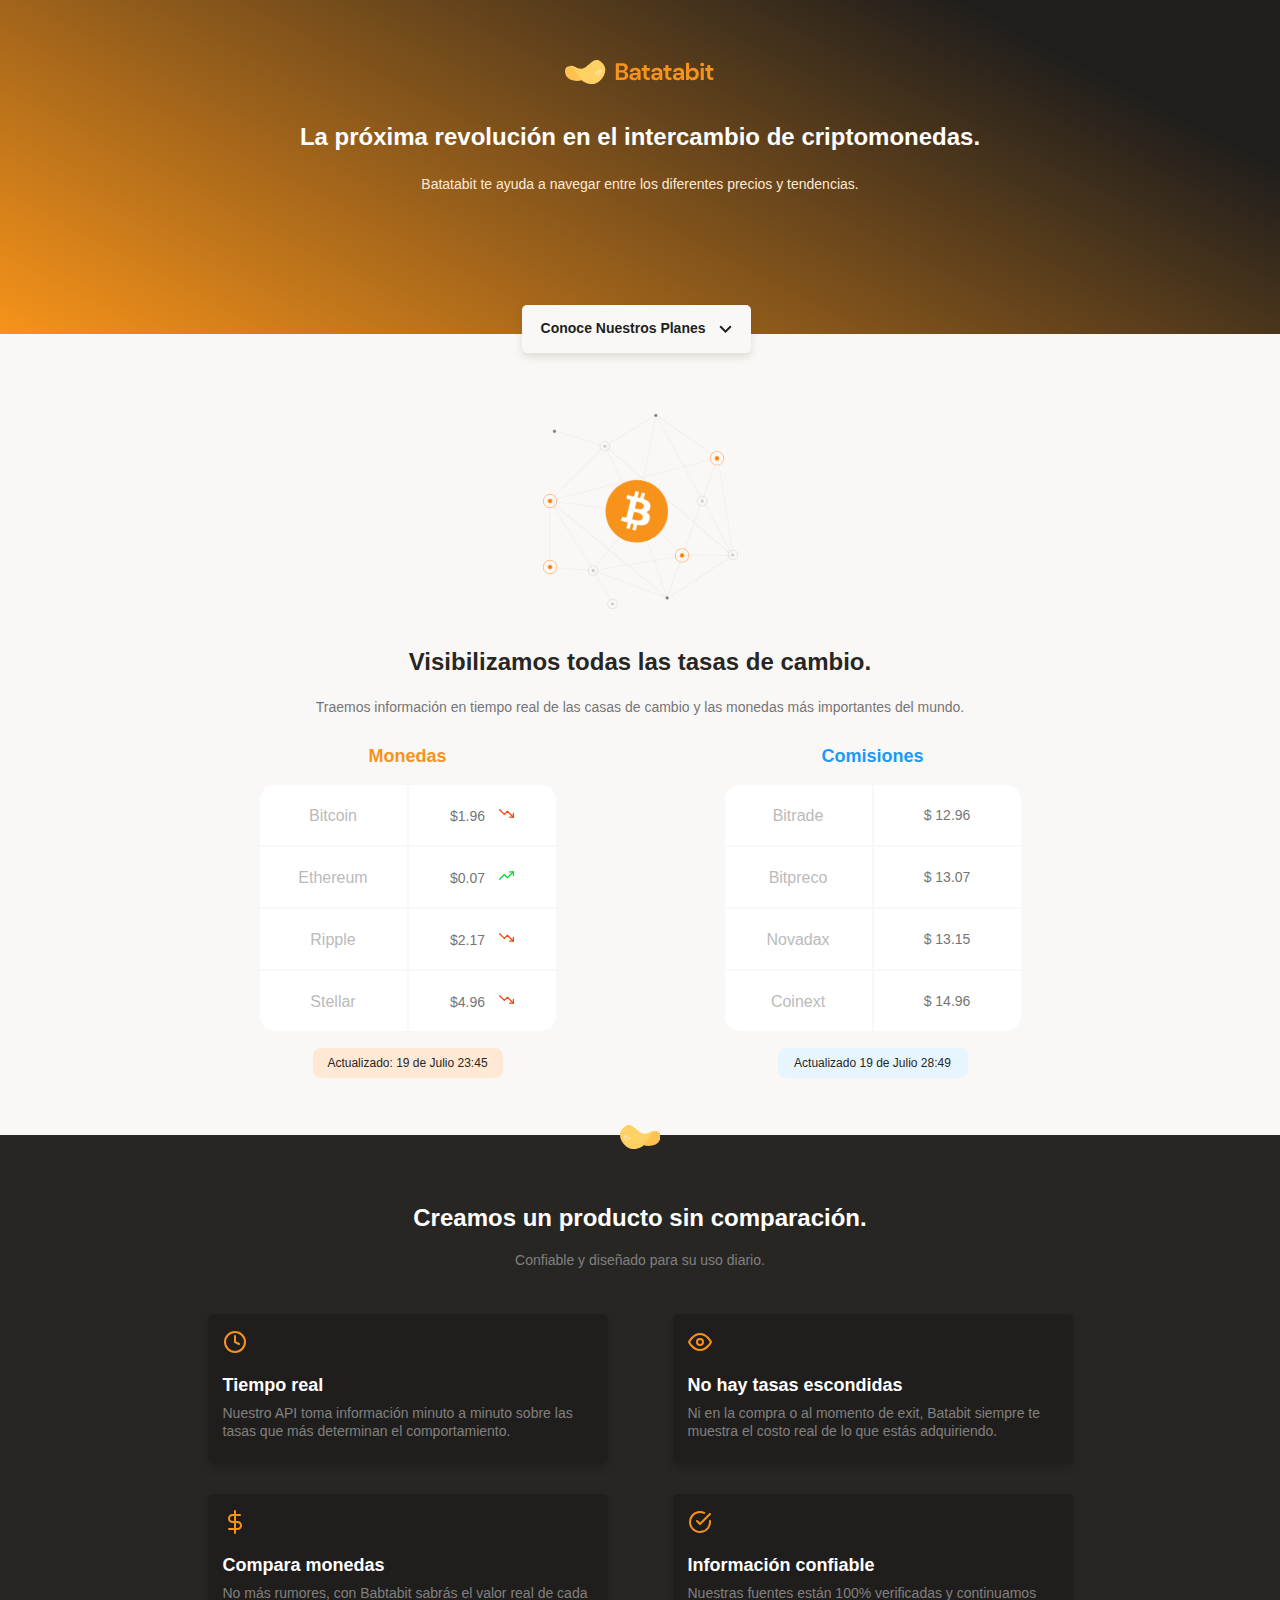
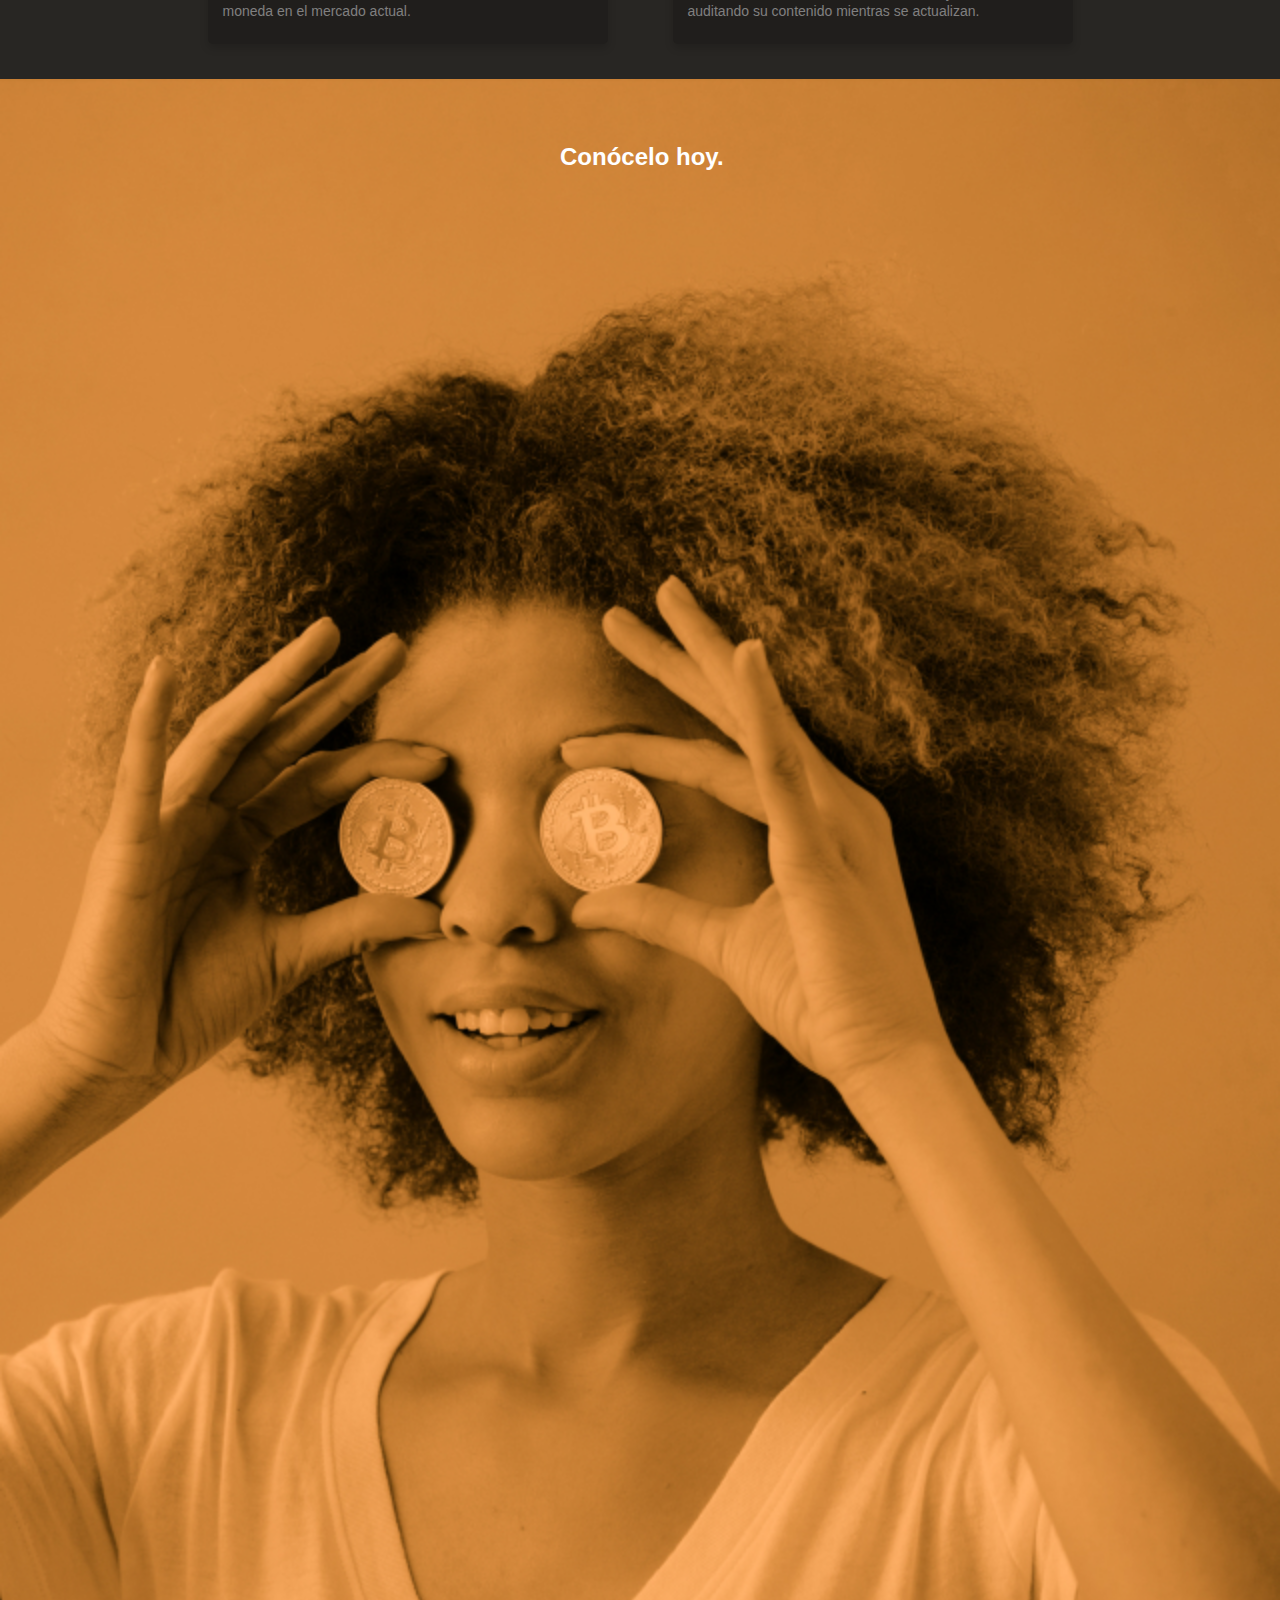
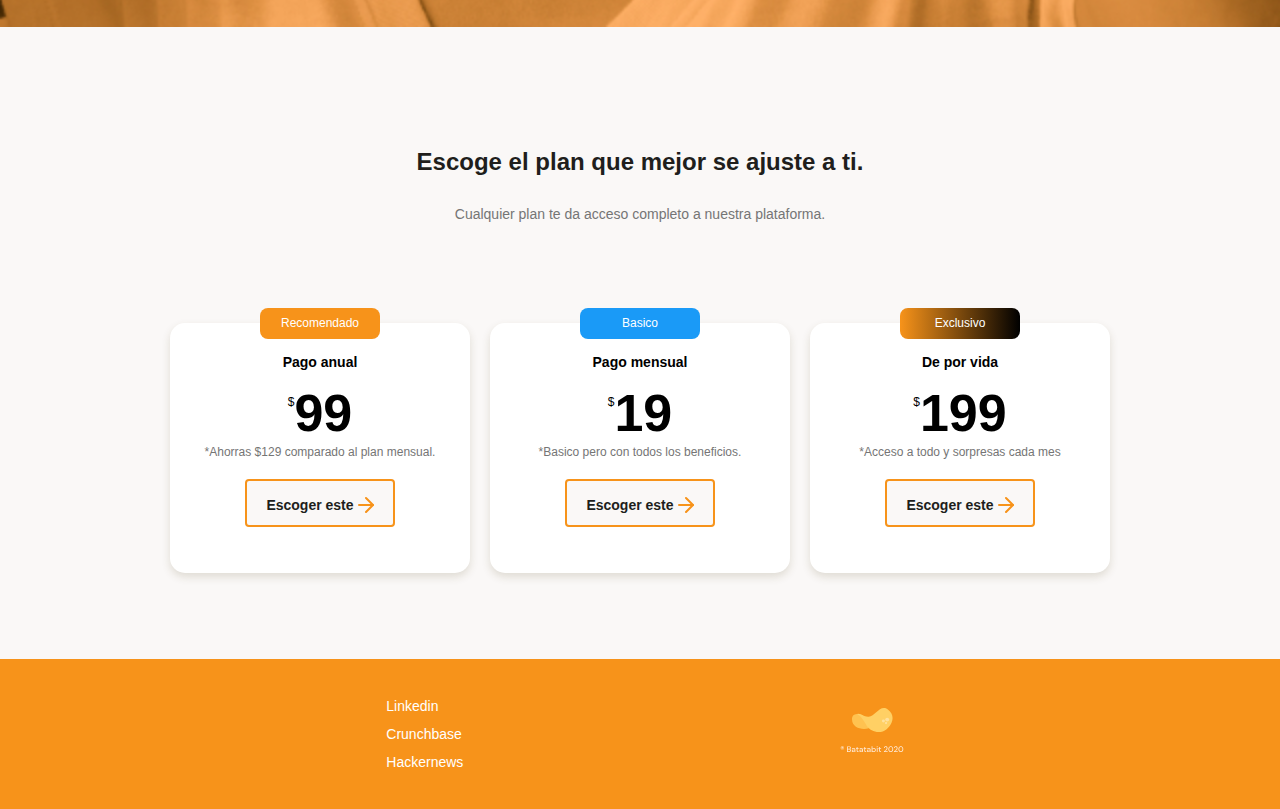
<file: index.htm>
<!DOCTYPE html>
<html lang="en">
<head>
    <meta charset="UTF-8">
    <meta http-equiv="X-UA-Compatible" content="IE=edge">
    <meta name="viewport" content="width=device-width, initial-scale=1.0">
    <link href=“https://fonts.googleapis.com/css2?family=DM+Sans:wght@400;500;700&family=Inter:wght@300;500&display=swap” rel=“stylesheet”>
    <link rel="stylesheet" href="style.css">
    <link rel="stylesheet" href="./css/tablet.css" media="(min-width: 930px)">
    <title>batatabit</title>
</head>
<body>
    <header>
        <figure id="logo">
            <img src="./assets/img/logo.svg" alt="">
        </figure>
        <div class="header--title-container">
            <h1>La próxima revolución en el intercambio de criptomonedas.</h1>
            <p>Batatabit te ayuda a navegar entre los diferentes precios y tendencias.</p>
            <a href="#plans" class="header--button">Conoce Nuestros Planes <span></span></a>
        </div>
    </header>
    <main>
        <section class="main-exchange-container" id="exchange">
            <div class="backgroundImg"></div>
            <div class="main-exchange-container--title">
                <h2>Visibilizamos todas las tasas de cambio.</h2>
                <p>Traemos información en tiempo real de las casas de cambio y las monedas más importantes del mundo.</p>
            </div>
            <section class="main-tables-container">
                <div class="main-currency-table">
                    <p class="currency-table--title">Monedas</p>
                    <div class="currency-table-container">
                        <table>
                            <tr>
                                <td class="table__top-left">Bitcoin</td>
                                <td class="table__top-right table-right">$1.96 <span class="down"></span></td>
                            </tr>
                            <tr>
                                <td class="">Ethereum</td>
                                <td class="table-right">$0.07 <span class="up"></span></td>
                            </tr>
                            <tr>
                                <td >Ripple</td>
                                <td class="table-right">$2.17 <span class="down"></span></td>
                            </tr>
                            <tr>
                                <td class="table-buttom-left">Stellar</td>
                                <td class="table-buttom-right table-right">$4.96 <span class="down"></span></td>
                            </tr>
                        </table>
                    </div>
                    <div class="currency-table--date">
                        <p><b>Actualizado:</b> 19 de Julio 23:45</p>
                    </div>
                </div>
                <div class="main-commissions-table">
                    <p class="commissions-table--title">Comisiones</p>
                    <div class="commissions-table-container">
                        <table>
                            <tr>
                                <td class="table__top-left">Bitrade</td>
                                <td class="table__top-right table-right">$ 12.96</td>
                            </tr>
                            <tr>
                                <td>Bitpreco</td>
                                <td class="table-right">$ 13.07</td>
                            </tr>
                            <tr>
                                <td>Novadax</td>
                                <td class="table-right">$ 13.15</td>
                            </tr>
                            <tr>
                                <td class="table-buttom-left">Coinext</td>
                                <td class="table-buttom-right table-right" >$ 14.96</td>
                            </tr>
                        </table>
                    </div>
                    <div class="commissions-table--date">
                        <p><b>Actualizado</b> 19 de Julio 28:49</p>
                    </div>
                </div>
            </section>
        </section>
        <section class="main-product-detail">
            <span class="product-detail--batata-logo"></span>
            <div class="product-detail--title">
                <h3>Creamos un producto sin comparación.</h3>
                <p>
                    Confiable y diseñado para su uso diario.
                </p>
            </div>
            <section class="product-cards--conatiner">
                <article class="product-detail--card">
                    <span class="clock"></span>
                    <p class="product--card-title">Tiempo real</p>
                    <p class="product--card-body">Nuestro API toma información minuto a minuto sobre las tasas que más determinan el comportamiento.</p>
                </article>
                <article class="product-detail--card">
                    <span class="eye"></span>
                    <p class="product--card-title">No hay tasas escondidas</p>
                    <p class="product--card-body">Ni en la compra o al momento de exit, Batabit siempre te muestra el costo real de lo que estás adquiriendo.</p>
                </article>
                <article class="product-detail--card">
                    <span class="money"></span>
                    <p class="product--card-title">Compara monedas</p>
                    <p class="product--card-body">No más rumores, con Babtabit sabrás el valor real de cada moneda en el mercado actual.</p>
                </article>
                <article class="product-detail--card">
                    <span class="checkout"></span>
                    <p class="product--card-title">Información confiable</p>
                    <p class="product--card-body">Nuestras fuentes están 100% verificadas y continuamos auditando su contenido mientras se actualizan.</p>
                </article>
            </section>
        </section>
        <section class="main-image-product">
            <figure class="img-container">
                <img src="./assets/img/bitcoinbaby2x.jpg" alt="">
            </figure>
            <h3 class="main-title">Conócelo hoy.</h3>
        </section>
        <section class="main-plans-container" id="plans">
            <div class="plans-title">
                <h2>
                    Escoge el plan que mejor se ajuste a ti.
                </h2>
                <p>
                    Cualquier plan te da acceso completo a nuestra plataforma.
                </p>
            </div>
            <section class="plans-container--slider">
                <article class="plans-container--card">
                    <p class="recomendado title-plan">Recomendado</p>
                    <div class="plans-info-container">
                        <h3 class="plan-card--title">Pago anual</h3>
                        <p class="plan-card--price"><span>$</span>99</p>
                        <p class="plan-card--saving">*Ahorras $129 comparado al plan mensual.</p>
                        <button class="plan-card--call">Escoger este<span></span></button>
                    </div>
                </article>
                <article class="plans-container--card">
                    <p class="basic title-plan">Basico</p>
                    <div class="plans-info-container">
                        <h3 class="plan-card--title">Pago mensual</h3>
                        <p class="plan-card--price"><span>$</span>19</p>
                        <p class="plan-card--saving">*Basico pero con todos los beneficios.</p>
                        <button class="plan-card--call">Escoger este<span></span></button>
                    </div>
                </article>
                <article class="plans-container--card">
                    <p class="exclusive title-plan">Exclusivo</p>
                    <div class="plans-info-container">
                        <h3 class="plan-card--title">De por vida</h3>
                        <p class="plan-card--price"><span>$</span>199</p>
                        <p class="plan-card--saving">*Acceso a todo y sorpresas cada mes</p>
                        <button class="plan-card--call">Escoger este<span></span></button>
                    </div>
                </article>
            </section>
        </section>
    </main>
    <footer>
        <section class="footer-left">
            <ul>
                <li><a href="#">Linkedin</a></li>
                <li><a href="#">Crunchbase</a></li>
                <li><a href="#">Hackernews</a></li>
            </ul>
        </section>
        <section class="footer-right">
            <figure>
                <img src="./assets/img/logo-footer.svg" alt="Logo de batatabit">
            </figure>
        </section>
    </footer>
    <script src="./js/main.js"></script>
</body>
</html>
</file>
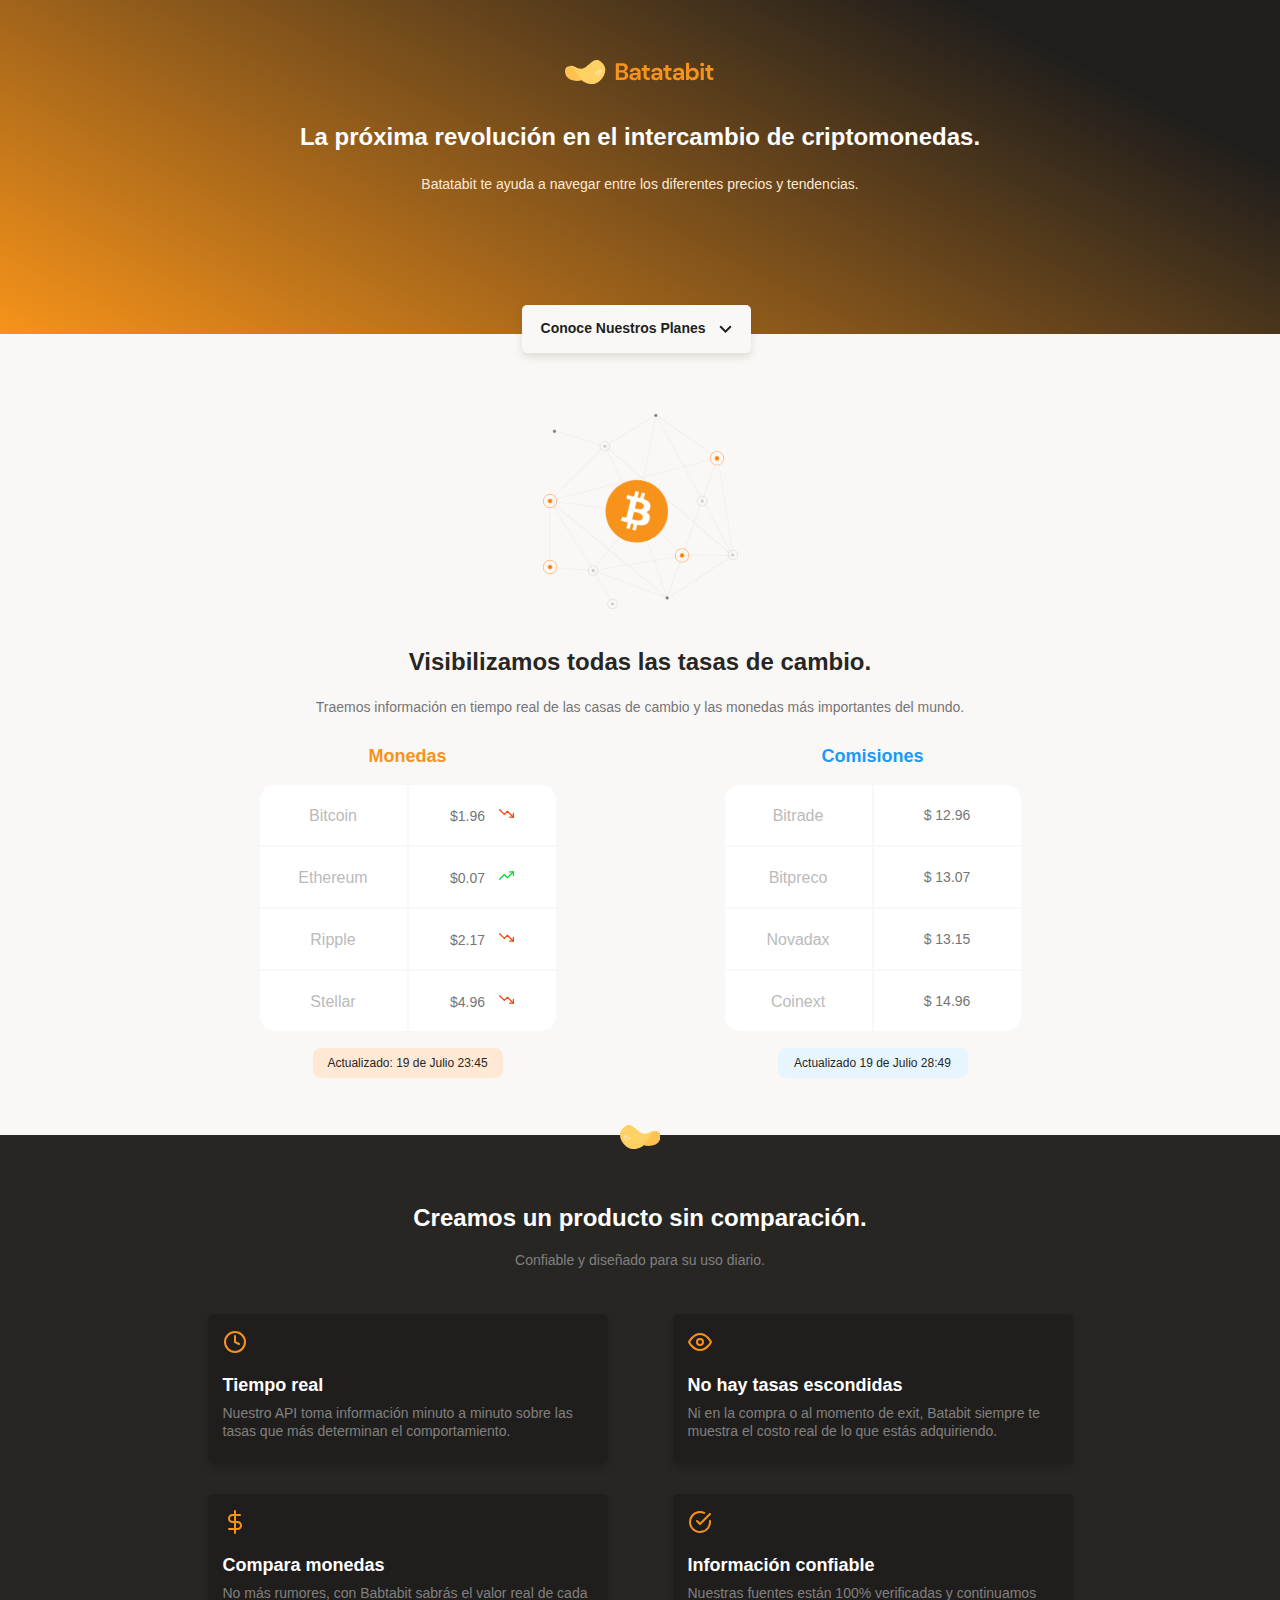
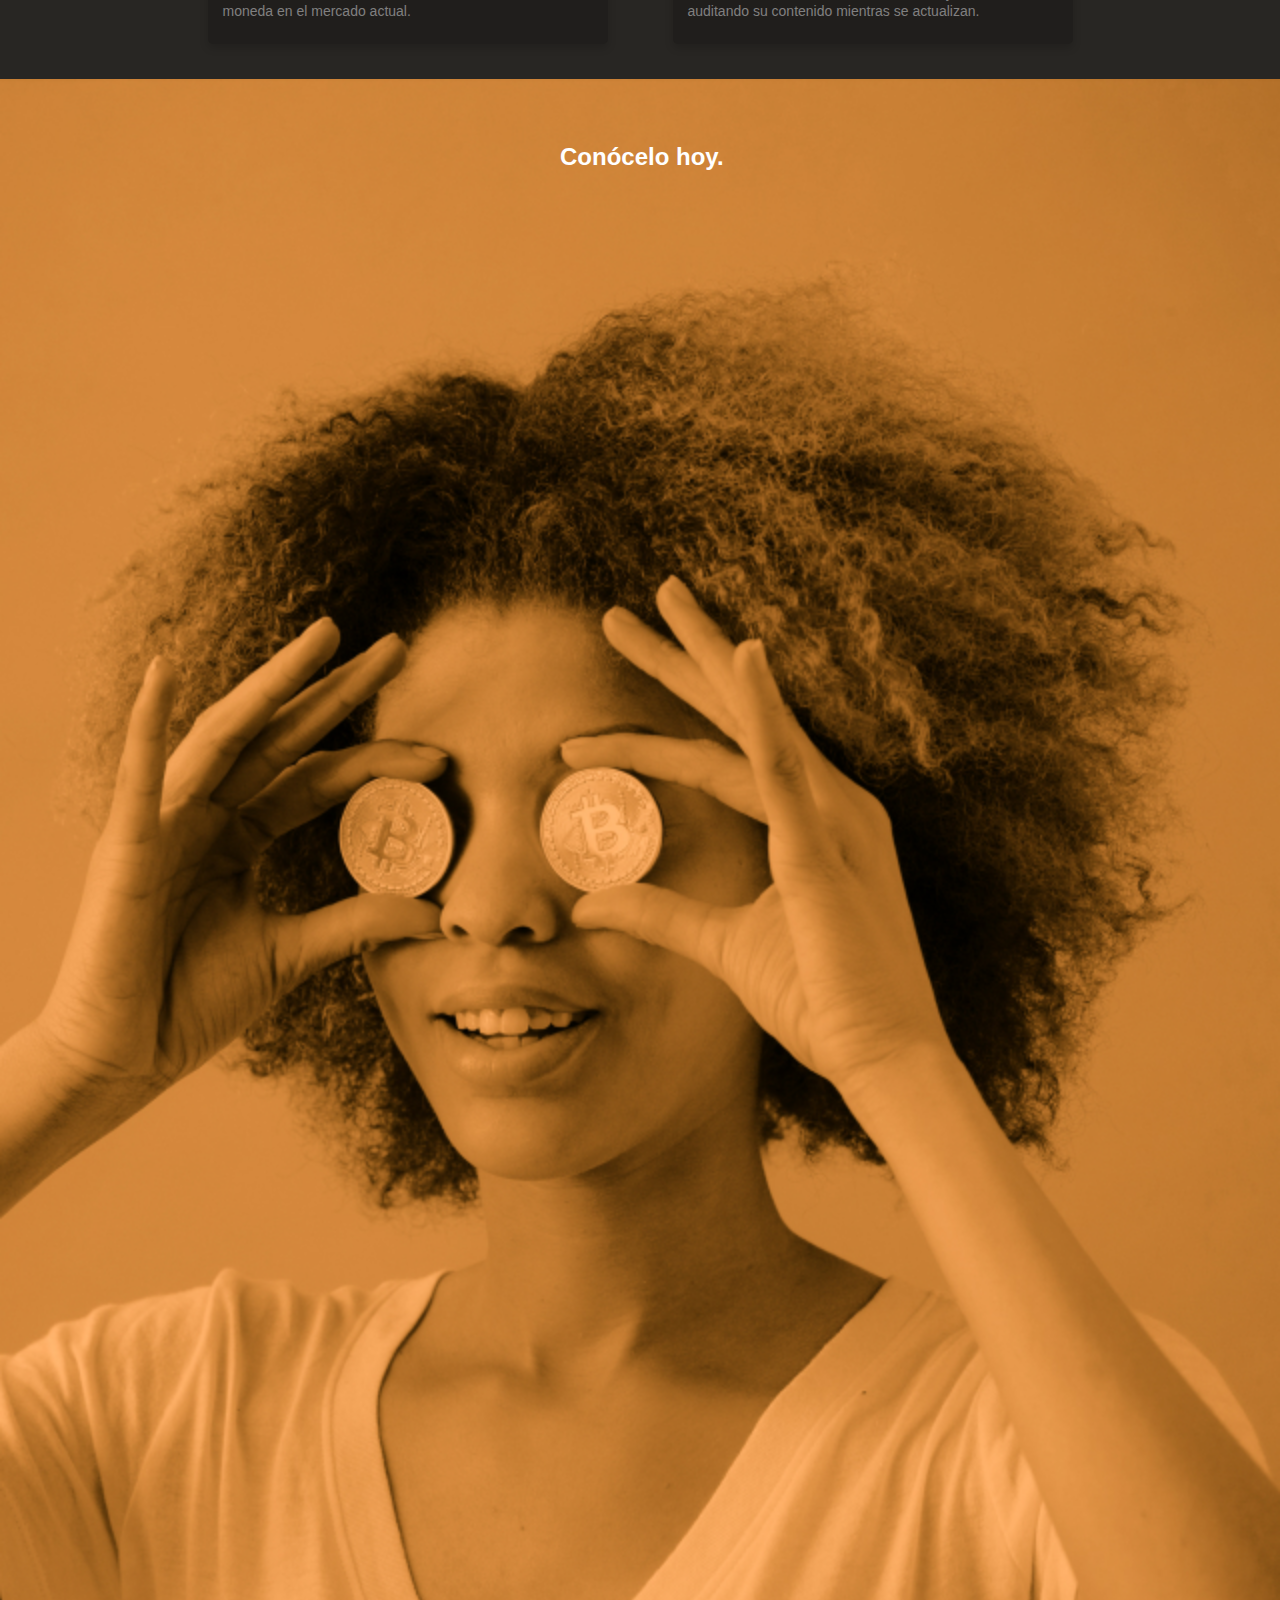
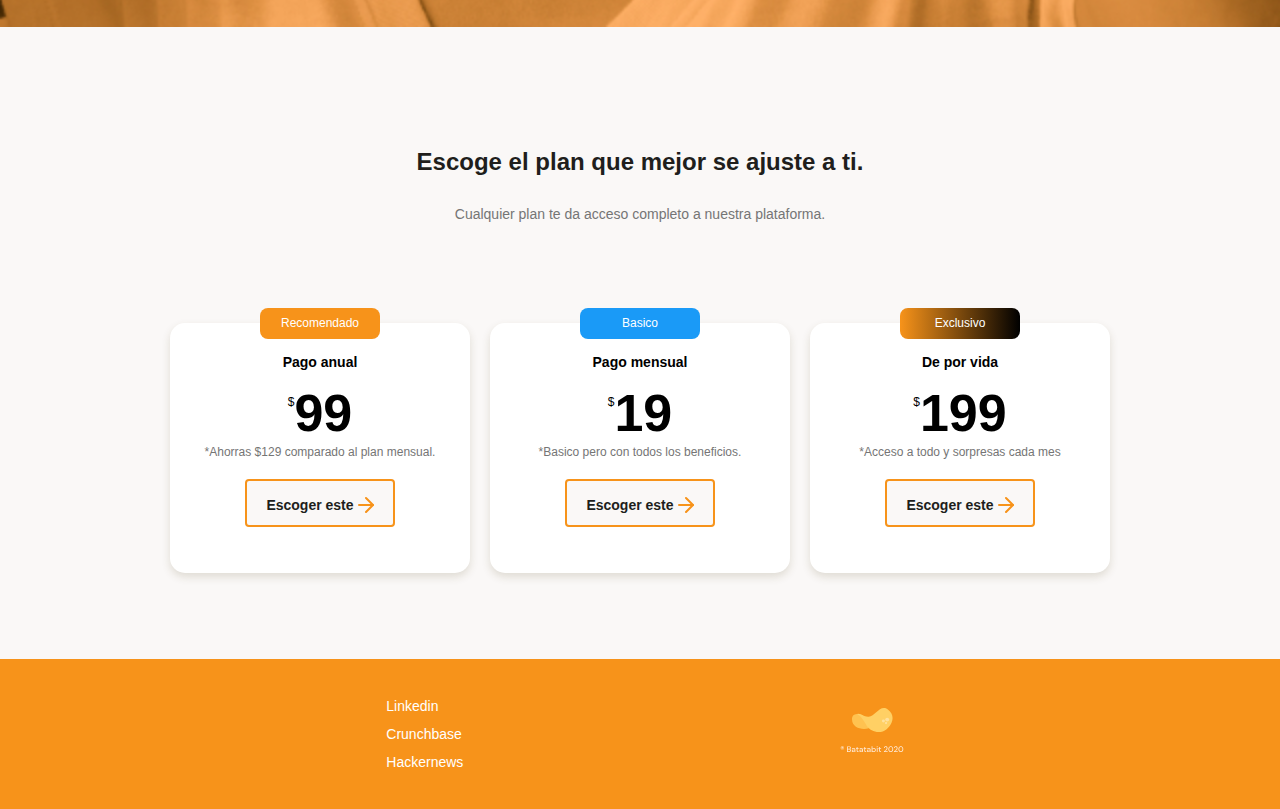
<file: index.html>
<!DOCTYPE html>
<html lang="en">
<head>
    <meta charset="UTF-8">
    <meta http-equiv="X-UA-Compatible" content="IE=edge">
    <meta name="viewport" content="width=device-width, initial-scale=1.0">
    <link href=“https://fonts.googleapis.com/css2?family=DM+Sans:wght@400;500;700&family=Inter:wght@300;500&display=swap” rel=“stylesheet”>
    <link rel="stylesheet" href="style.css">
    <link rel="stylesheet" href="./css/tablet.css" media="(min-width: 930px)">
    <title>batatabit</title>
</head>
<body>
    <header>
        <figure id="logo">
            <img src="./assets/img/logo.svg" alt="">
        </figure>
        <div class="header--title-container">
            <h1>La próxima revolución en el intercambio de criptomonedas.</h1>
            <p>Batatabit te ayuda a navegar entre los diferentes precios y tendencias.</p>
            <a href="#plans" class="header--button">Conoce Nuestros Planes <span></span></a>
        </div>
    </header>
    <main>
        <section class="main-exchange-container" id="exchange">
            <div class="backgroundImg"></div>
            <div class="main-exchange-container--title">
                <h2>Visibilizamos todas las tasas de cambio.</h2>
                <p>Traemos información en tiempo real de las casas de cambio y las monedas más importantes del mundo.</p>
            </div>
            <section class="main-tables-container">
                <div class="main-currency-table">
                    <p class="currency-table--title">Monedas</p>
                    <div class="currency-table-container">
                        <table>
                            <tr>
                                <td class="table__top-left">Bitcoin</td>
                                <td class="table__top-right table-right">$1.96 <span class="down"></span></td>
                            </tr>
                            <tr>
                                <td class="">Ethereum</td>
                                <td class="table-right">$0.07 <span class="up"></span></td>
                            </tr>
                            <tr>
                                <td >Ripple</td>
                                <td class="table-right">$2.17 <span class="down"></span></td>
                            </tr>
                            <tr>
                                <td class="table-buttom-left">Stellar</td>
                                <td class="table-buttom-right table-right">$4.96 <span class="down"></span></td>
                            </tr>
                        </table>
                    </div>
                    <div class="currency-table--date">
                        <p><b>Actualizado:</b> 19 de Julio 23:45</p>
                    </div>
                </div>
                <div class="main-commissions-table">
                    <p class="commissions-table--title">Comisiones</p>
                    <div class="commissions-table-container">
                        <table>
                            <tr>
                                <td class="table__top-left">Bitrade</td>
                                <td class="table__top-right table-right">$ 12.96</td>
                            </tr>
                            <tr>
                                <td>Bitpreco</td>
                                <td class="table-right">$ 13.07</td>
                            </tr>
                            <tr>
                                <td>Novadax</td>
                                <td class="table-right">$ 13.15</td>
                            </tr>
                            <tr>
                                <td class="table-buttom-left">Coinext</td>
                                <td class="table-buttom-right table-right" >$ 14.96</td>
                            </tr>
                        </table>
                    </div>
                    <div class="commissions-table--date">
                        <p><b>Actualizado</b> 19 de Julio 28:49</p>
                    </div>
                </div>
            </section>
        </section>
        <section class="main-product-detail">
            <span class="product-detail--batata-logo"></span>
            <div class="product-detail--title">
                <h3>Creamos un producto sin comparación.</h3>
                <p>
                    Confiable y diseñado para su uso diario.
                </p>
            </div>
            <section class="product-cards--conatiner">
                <article class="product-detail--card">
                    <span class="clock"></span>
                    <p class="product--card-title">Tiempo real</p>
                    <p class="product--card-body">Nuestro API toma información minuto a minuto sobre las tasas que más determinan el comportamiento.</p>
                </article>
                <article class="product-detail--card">
                    <span class="eye"></span>
                    <p class="product--card-title">No hay tasas escondidas</p>
                    <p class="product--card-body">Ni en la compra o al momento de exit, Batabit siempre te muestra el costo real de lo que estás adquiriendo.</p>
                </article>
                <article class="product-detail--card">
                    <span class="money"></span>
                    <p class="product--card-title">Compara monedas</p>
                    <p class="product--card-body">No más rumores, con Babtabit sabrás el valor real de cada moneda en el mercado actual.</p>
                </article>
                <article class="product-detail--card">
                    <span class="checkout"></span>
                    <p class="product--card-title">Información confiable</p>
                    <p class="product--card-body">Nuestras fuentes están 100% verificadas y continuamos auditando su contenido mientras se actualizan.</p>
                </article>
            </section>
        </section>
        <section class="main-image-product">
            <figure class="img-container">
                <img src="./assets/img/bitcoinbaby2x.jpg" alt="">
            </figure>
            <h3 class="main-title">Conócelo hoy.</h3>
        </section>
        <section class="main-plans-container" id="plans">
            <div class="plans-title">
                <h2>
                    Escoge el plan que mejor se ajuste a ti.
                </h2>
                <p>
                    Cualquier plan te da acceso completo a nuestra plataforma.
                </p>
            </div>
            <section class="plans-container--slider">
                <article class="plans-container--card">
                    <p class="recomendado title-plan">Recomendado</p>
                    <div class="plans-info-container">
                        <h3 class="plan-card--title">Pago anual</h3>
                        <p class="plan-card--price"><span>$</span>99</p>
                        <p class="plan-card--saving">*Ahorras $129 comparado al plan mensual.</p>
                        <button class="plan-card--call">Escoger este<span></span></button>
                    </div>
                </article>
                <article class="plans-container--card">
                    <p class="basic title-plan">Basico</p>
                    <div class="plans-info-container">
                        <h3 class="plan-card--title">Pago mensual</h3>
                        <p class="plan-card--price"><span>$</span>19</p>
                        <p class="plan-card--saving">*Basico pero con todos los beneficios.</p>
                        <button class="plan-card--call">Escoger este<span></span></button>
                    </div>
                </article>
                <article class="plans-container--card">
                    <p class="exclusive title-plan">Exclusivo</p>
                    <div class="plans-info-container">
                        <h3 class="plan-card--title">De por vida</h3>
                        <p class="plan-card--price"><span>$</span>199</p>
                        <p class="plan-card--saving">*Acceso a todo y sorpresas cada mes</p>
                        <button class="plan-card--call">Escoger este<span></span></button>
                    </div>
                </article>
            </section>
        </section>
    </main>
    <footer>
        <section class="footer-left">
            <ul>
                <li><a href="#">Linkedin</a></li>
                <li><a href="#">Crunchbase</a></li>
                <li><a href="#">Hackernews</a></li>
            </ul>
        </section>
        <section class="footer-right">
            <figure>
                <img src="./assets/img/logo-footer.svg" alt="Logo de batatabit">
            </figure>
        </section>
    </footer>
    <script src="./js/main.js"></script>
</body>
</html>
</file>
<file: style.css>
:root{
    --bitcoin-orange: #f7931a;
    --soft-orange: #ffe9d5;
    --secondary-blue: #1a9af7;
    --soft-blue: #e7f5ff;
    --warm-black: #282623;
    --black: #201e1c;
    --grey: #bababa;
    --off-white: #faf8f7;
    --just-white: #fff;
}
*{
    box-sizing: border-box;
    margin: 0;
    padding: 0;
}
html{
    font-size: 62.5%;
    font-family: "DM Sans", sans-serif;
    scroll-behavior: smooth;
}
header{
    position: relative;
    display: flex;
    flex-direction: column;
    justify-content: center;
    width: 100%;
    min-width: 32rem;
    height: 33.4rem;
    text-align: center;
    background: linear-gradient(207.8deg, #201E1C 16.69%, #F7931A 100%);
}
header figure img {
    width: 100%;
}
header figure{
    width: 15rem;
    height: 2.4rem;
    margin-top: 6rem;
    align-self: center;
}
.header--title-container{
    width: 90%;
    min-width: 28.8rem;
    max-width: 90rem;
    height: 21.8rem;
    margin-top: 4rem;
    text-align: center;
    align-self: center;
}
.header--title-container h1 {
    font-size: 2.4rem;
    font-weight: bold;
    line-height: 2.6rem;
    color: var(--just-white) ;
}
.header--title-container p{
    margin-top: 2.5rem;
    font-size: 1.4rem;
    font-weight: 500;
    line-height: 1.8rem;
    color: var(--soft-orange);
}
.header--title-container .header--button{
    position: absolute;
    left: calc(50% - 118px);
    top: 270px;
    display: block;
    margin-top: 35px;
    padding: 15px;
    width: 229px;
    height: 48px;
    background-color: var(--off-white);
    /* Sombras */
    box-shadow: 0px 4px 8px rgba(89, 73, 30, 0.16);
    border: none;
    border-radius: 5px;
    font-size: 1.4rem;
    font-weight: bold;
    text-decoration: none;
    color: var(--black);
}
.header--button span{
    display: inline-block;
    width: 13px;
    height: 8px;
    margin-left: 10px;
    background-image: url(./assets/icons/down-arrow.svg);
}
main{
    width: 100%;
    height: auto;
    background-color: var(--off-white);
}
.main-exchange-container{
    width: 100%;
    height: auto;
    padding-top: 80px;
    padding-bottom: 30px;
    text-align: center;
}
.main-exchange-container--title{
    width: 90%;
    min-width: 288px;
    max-width: 900px;
    margin: 0 auto;
}
.main-exchange-container .backgroundImg{
    background-image: url(./assets/img/Bitcoin.svg);
    background-size: cover;
    background-position: center;
    background-repeat: no-repeat;
    width: 195px;
    height: 195px;
    margin: 0 auto;
}
.main-exchange-container--title h2 {
    margin-top: 40px;
    margin-bottom: 24px;
    font-size: 2.4rem;
    font-weight: 700;
    line-height: 2.6rem;
    color: var(--warm-black);
}
.main-exchange-container--title p {
    font-size: 1.4rem;
    font-weight: 500;
    margin-bottom: 30px;
    line-height: 1.6rem;
    color: #757575;
    margin-bottom: 30px;
}
.main-currency-table, .main-commissions-table{
    width: 70%;
    min-width: 235px;
    max-width: 500px;
    height: 360px;
    margin: 0 auto;
    font-family: 'Inter', sans-serif;
}
.main-currency-table .currency-table--title, .main-commissions-table .commissions-table--title{
    margin-bottom: 15px;
    font-size: 1.8rem;
    font-weight: bold;
    line-height: 2.3rem;
}
.main-currency-table .currency-table--title{
    color: var(--bitcoin-orange);
}
.main-commissions-table .commissions-table--title{
    color: var(--secondary-blue);
}
.currency-table-container, .commissions-table-container {
    width: 90%;
    min-width: 230px;
    max-width: 300px;
    height: 250px;
    margin: 0 auto;
}
.currency-table-container table, .commissions-table-container table{
    width: 100%;
    height: 100%;
}
.currency-table-container td, .commissions-table-container td{
    width: 50%;
    font-size: 1.6rem;
    font-weight: 500;
    line-height: 1.9rem;
    color: var(--grey);
    background-color: var(--just-white);
}
.currency-table-container .table__top-left, .commissions-table-container .table__top-left{
    border-radius: 15px 0 0 0;
}
.currency-table-container .table__top-right, .commissions-table-container .table__top-right{
    border-radius: 0 15px 0 0;
}
.currency-table-container .table-buttom-left, .commissions-table-container .table-buttom-left{
    border-radius: 0 0 0 15px;
}
.currency-table-container .table-buttom-right, .commissions-table-container .table-buttom-right{
    border-radius: 0 0 15px 0;
}
.currency-table-container .table-right, .commissions-table-container .table-right{
    font-size: 1.4rem;
    font-weight: normal;
    line-height: 1.7rem;
    color: #757575;
}
.currency-table-container .down, .currency-table-container .up{
    display: inline-block;
    background-repeat: no-repeat;
    background-position: center;
    background-size: cover;
    margin-left: 10px;
    width: 15px;
    height: 15px;
}
.currency-table-container .down{
    background-image: url(./assets/icons/trending-down.svg);
}
.currency-table-container .up {
    background-image: url(./assets/icons/trending-up.svg);
}
.currency-table--date, .commissions-table--date{
    width: 190px;
    height: 30px;
    margin: 0 auto;
    margin-top: 15px;
    padding: 8px;
    border-radius: 8px;
}
.commissions-table--date{
    background-color: var(--soft-blue);
}
.currency-table--date{
    background-color: var(--soft-orange);
}
.currency-table--date p, .commissions-table--date p{
    font-size: 1.2rem;
    line-height: 1.5rem;
    color: var(--warm-black);
    font-weight: 300;
}
.main-product-detail{
    position: relative;
    width: 100%;
    min-width: 320px;
    height: auto;
    padding: 20px 10px;
    background-color: var(--warm-black);
}
.product-detail--batata-logo{
    position: absolute;
    top: -10px;
    left: calc(50% - 20px);
    width: 40px;
    height: 25px;
    background-image: url(./assets/icons/batata.svg);
}
.product-detail--title{
    width: 90%;
    min-width: 288px;
    height: auto;
    margin: 0 auto;
    margin-top: 50px;
    text-align: center;
}
.product-detail--title h3 {
    margin-bottom: 20px;
    font-size: 2.4rem;
    font-weight: bold;
    line-height: 2.6rem;
    color: var(--just-white);
}
.product-detail--title p {
    margin-bottom: 30px;
    font-size: 1.4rem;
    font-weight: 500;
    line-height: 1.8rem;
    color: #808080 ;
}
.product-detail--card{
    width: 90%;
    min-width: 288px;
    max-width: 400px;
    height: 150px;
    margin: 15px auto;
    padding: 15px;
    background-color: var(--black);
    border-radius: 5px;
    box-shadow: 0 4px 8px rgba(0, 0, 0, 0.16);
}
.product-detail--card .clock, .eye, .money, .checkout{
    display: inline-block;
    width: 25px;
    height: 25px;
    margin-bottom: 10px;
    background-repeat: no-repeat;
    background-position: center;
}
.clock{
    background-image: url(./assets/icons/clock.svg);
}
.eye{
    background-image: url(./assets/icons/eye.svg);
}
.money{
    background-image: url(./assets/icons/dollar-sign.svg);
}
.checkout{
    background-image: url(./assets/icons/check-circle.svg);
}
.product--card-title{
    font-size: 1.8rem;
    font-weight: 700;
    color: var(--just-white);
    margin: 10px 0;
    line-height: 1.8rem;
}
.product--card-body{
    font-size: 1.4rem;
    line-height: 1.8rem;
    font-weight: 500;
    color: #808080;
}
.main-image-product{
    position: relative;
}
.img-container img{
    width: 100%;
}
.main-title{
    position: absolute;
    top: 65px;
    left: calc(50% - 80px);
    font-size: 2.4rem;
    font-weight: 700;
    line-height: 2.6rem;
    color: var(--just-white);
}
.main-plans-container{
    width: 100%;
    min-width: 320px;
    padding: 70px 0;
    text-align: center;
}
.plans-title{
    width: 90%;
    min-width: 288px;
    height: auto;
    margin: 0 auto;
    margin-bottom: 50px;
}
.plans-title h2{
    padding-top: 50px;
    font-size: 2.4rem;
    font-weight: bold;
    line-height: 2.6rem;
    color: var(--black);
}
.plans-title p {
    padding-top: 30px;
    font-size: 1.4rem;
    font-weight: 500;
    line-height: 1.8rem;
    color: #757575;
}
.plans-container--slider{
    display: flex;
    height: 316px;
    overflow-x: scroll;
    overscroll-behavior-x: contain;
    scroll-snap-type: x proximity;
}
.plans-container--card{
    position: relative;
    scroll-snap-align: center;
    width: 70%;
    min-width: 190px;
    max-width: 300px;
    height: 250px;
    margin: 50px 10px 0;
    padding: 0 15px;
    background-color: var(--just-white);
    border-radius: 15px;
    box-shadow: 0px 4px 8px rgba(89, 73, 30, 0.16);
}
.plans-container--card .title-plan{
    position: absolute;
    width: 120px;
    height: 31px;
    top: -15px;
    font-size: 1.2rem;
    line-height: 31px;
    left: calc(50% - 60px);
    border-radius: 8px;
    font-family: 'Inter',sans-serif;
}
.plans-container--card .basic{
    background-color: var(--secondary-blue);
    color: var(--just-white);
}
.plans-container--card .recomendado{
    background-color: var(--bitcoin-orange);
    color: var(--just-white);
}
.plans-container--card .exclusive{
    background: rgb(2,0,36);
    background: linear-gradient(90deg, rgba(2,0,36,1) 0%, rgba(247,147,26,1) 0%, rgba(0,0,0,1) 100%);
    color: var(--just-white);
}
.plan-card--title{
    padding-top: 30px;
    font-size: 1.4rem;
    font-weight: 700;
    line-height: 1.8rem;
    color: black;
}
.plan-card--price{
    padding: 5px 0;
    font-size: 5.2rem;
    font-weight: bold;
    line-height: 5.3rem;
    color: black;
}
.plan-card--price span{
    font-size: 1.2rem;
    font-weight: 300;
    vertical-align: 25px;
}
.plan-card--saving{
    font-size: 1.2rem;
    color: #757575;
}
.plan-card--call{
    width: 150px;
    height: 48px;
    margin-top: 20px;
    background-color: #faf8f7;
    border: 2px solid var(--bitcoin-orange);
    border-radius: 4px;
    font-size: 1.4rem;
    font-weight: bold;
    line-height: 1.8rem;
    color: var(--black);
    font-family: "DM Sans", sans-serif;
}
.plan-card--call span{
    display: inline-block;
    width: 20px;
    height: 20px;
    background-image: url(./assets/icons/orange-right-arrow.svg);
    vertical-align: text-bottom;
}
footer{
    display: flex;
    align-items: center;
    justify-content: space-evenly;
    width: 100%;
    height: 150px;
    padding-left: 10px;
    background-color: var(--bitcoin-orange);
}
footer .footer-left ul{
    font-size: 1.4rem;
    font-weight: 500;
    line-height: 1.8rem;
    list-style: none;
}
.footer-left li{
    margin: 10px 0;
}
.footer-left a {
    text-decoration: none;
    color: var(--just-white);
}
@keyframes mover {
    0%{
        transform: translateY(100%);
    }
}
</file>
<file: css/tablet.css>
.main-tables-container{
    display: flex;
    width: 930px;
    margin: 0 auto;
}
.product-cards--conatiner{
    display: flex;
    flex-wrap: wrap;
    width: 930px;
    margin: 0 auto;
}
.plans-container--slider{
    justify-content: center;
}
</file>
